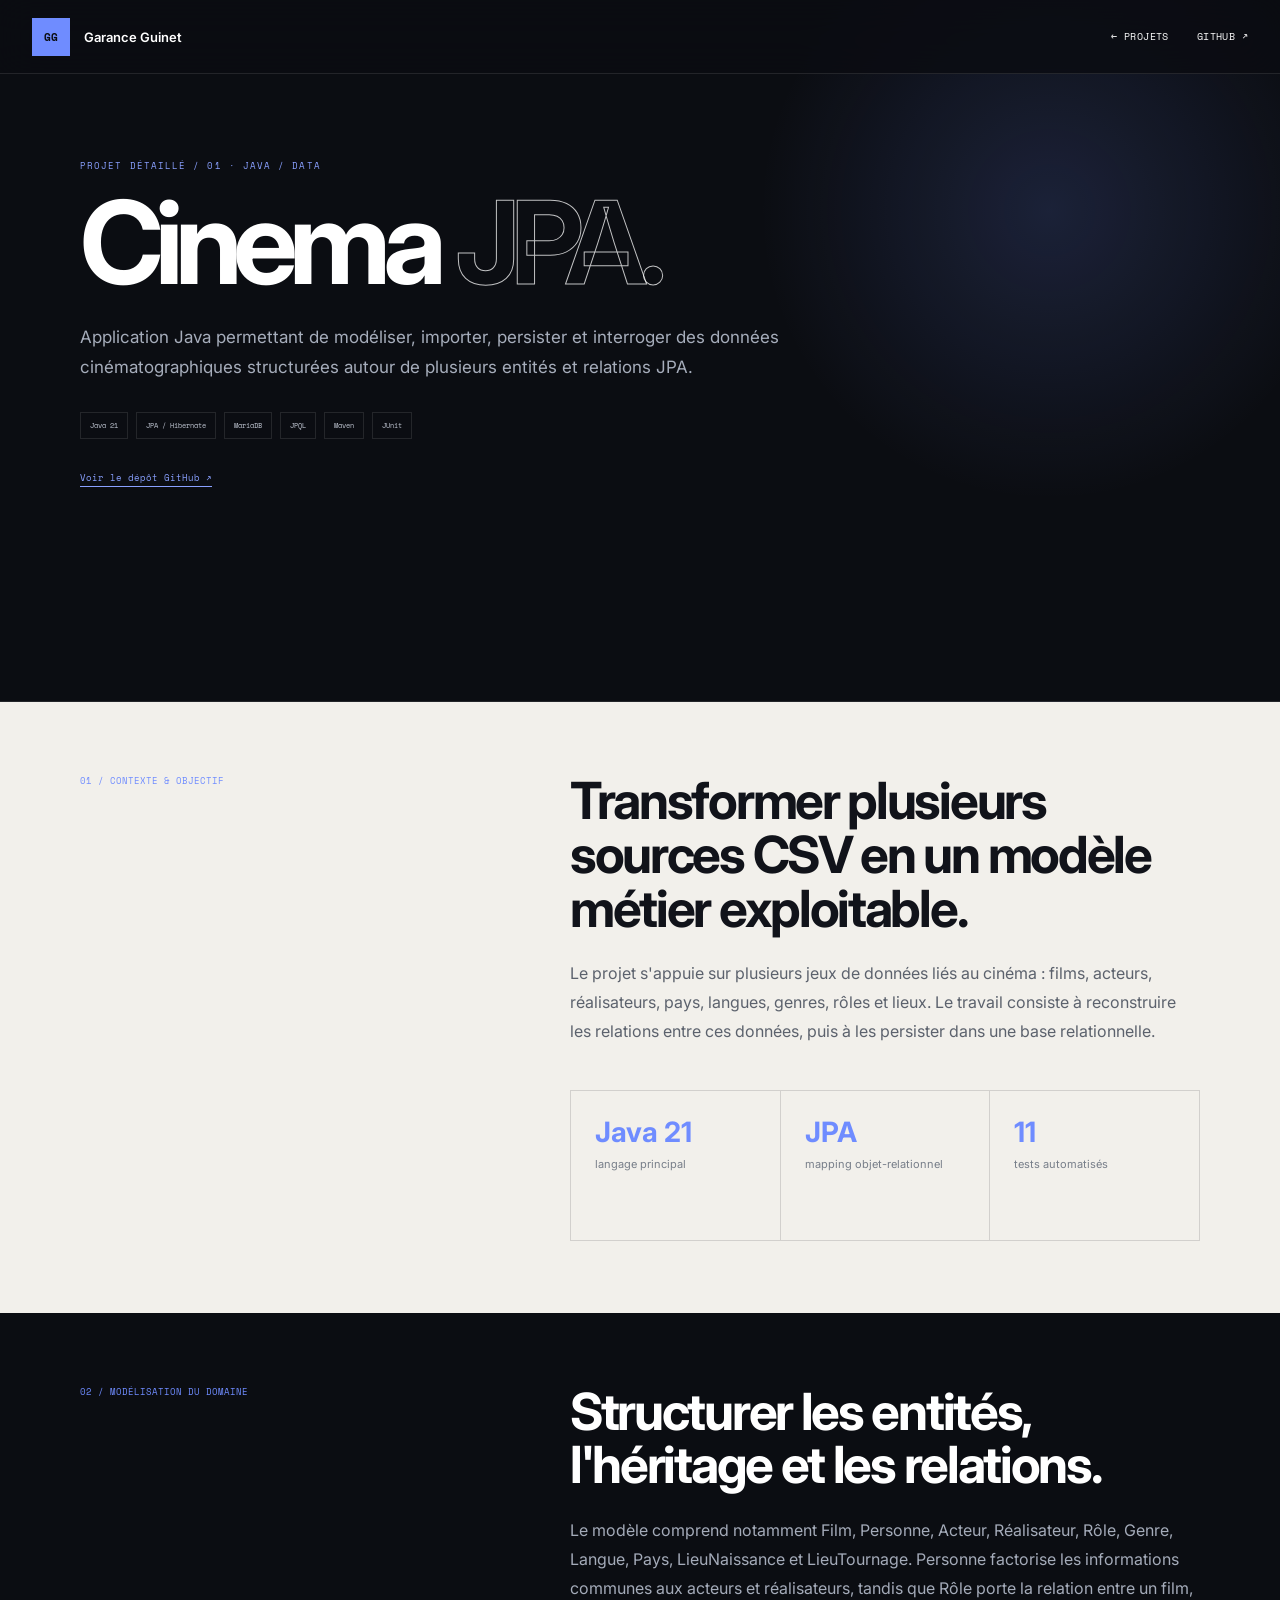
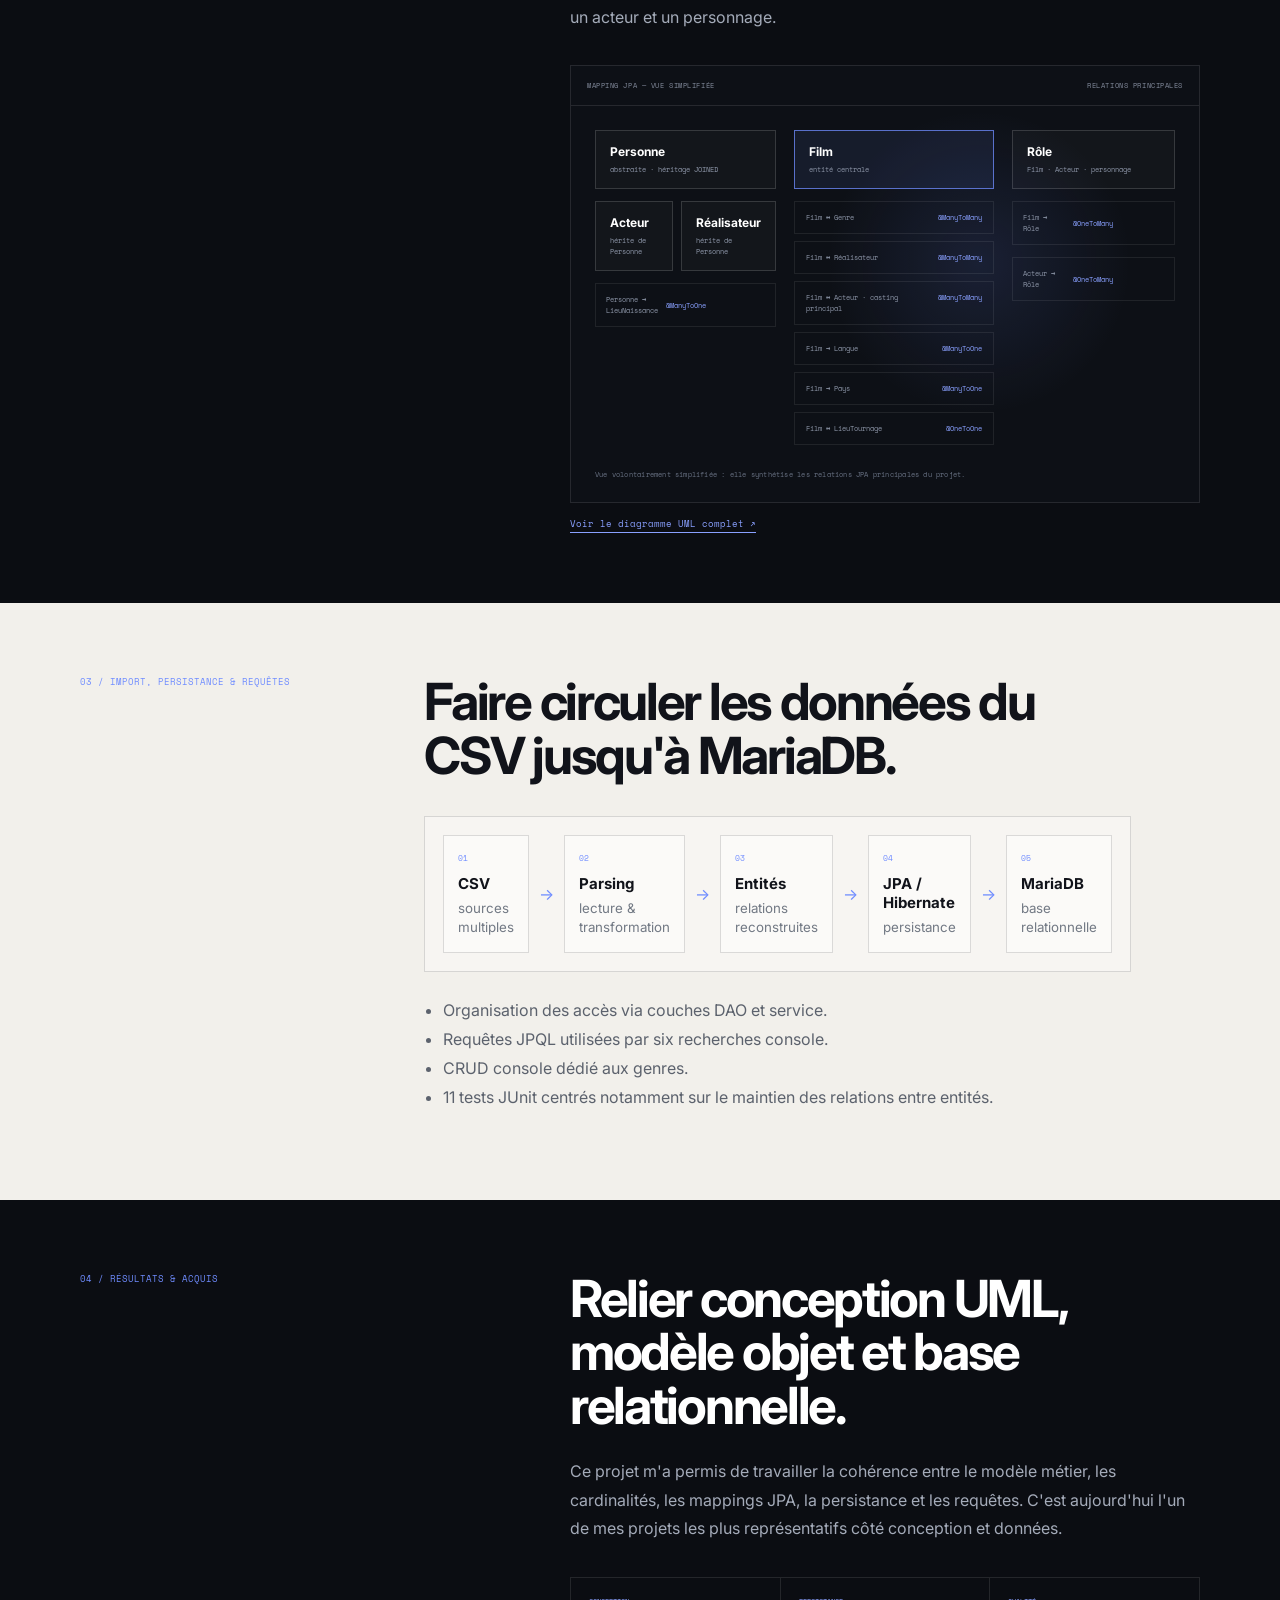
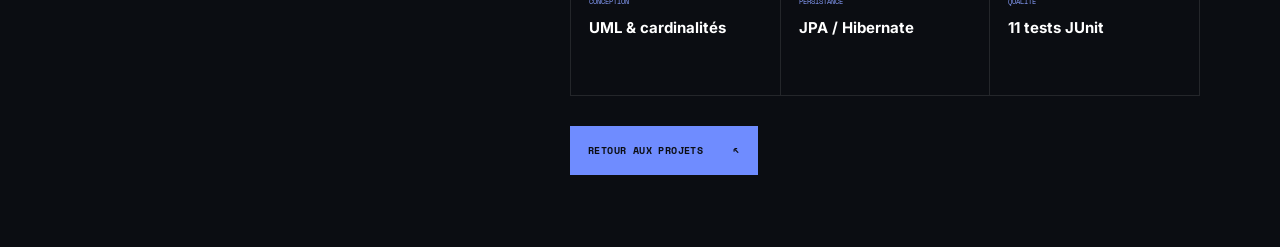
<file: projects/cinema-jpa.html>
<!doctype html>
<html lang="fr">
<head>
  <meta charset="UTF-8">
  <meta name="viewport" content="width=device-width, initial-scale=1.0">
  <meta name="description" content="Projet détaillé Cinema JPA — Garance Guinet. Modélisation UML, JPA/Hibernate, import CSV, MariaDB, JPQL et tests.">
  <title>Cinema JPA — Garance Guinet</title>
  <link rel="preconnect" href="https://fonts.googleapis.com">
  <link rel="preconnect" href="https://fonts.gstatic.com" crossorigin>
  <link href="https://fonts.googleapis.com/css2?family=Inter:wght@400;500;600;700;800&family=Space+Mono:wght@400;700&display=swap" rel="stylesheet">
  <link rel="stylesheet" href="../assets/css/style.css">
  <script src="../assets/js/main.js" defer></script>
</head>
<body class="case-page">
  <div class="scroll-progress" aria-hidden="true"></div>

  <header class="site-header">
    <a class="brand" href="../index.html">
      <span class="brand-mark">GG</span>
      <span class="brand-name">Garance Guinet</span>
    </a>

    <nav class="main-nav">
      <a href="../index.html#projets">← Projets</a>
      <a href="https://github.com/GaranceGuinet/cinema-jpa" target="_blank" rel="noopener noreferrer">GitHub ↗</a>
    </nav>
  </header>

  <main>
    <section class="case-hero">
      <div class="case-shell reveal">
        <p class="case-kicker">Projet détaillé / 01 · Java / Data</p>
        <h1>Cinema <span>JPA.</span></h1>
        <p class="case-intro">
          Application Java permettant de modéliser, importer, persister et interroger
          des données cinématographiques structurées autour de plusieurs entités et relations JPA.
        </p>

        <div class="case-stack">
          <span>Java 21</span>
          <span>JPA / Hibernate</span>
          <span>MariaDB</span>
          <span>JPQL</span>
          <span>Maven</span>
          <span>JUnit</span>
        </div>

        <a class="case-back" href="https://github.com/GaranceGuinet/cinema-jpa" target="_blank" rel="noopener noreferrer">
          Voir le dépôt GitHub ↗
        </a>
      </div>
    </section>

    <section class="case-section case-section-light compact-case">
      <div class="case-shell case-grid">
        <div class="case-side reveal">01 / Contexte & objectif</div>
        <div class="case-body reveal">
          <h2>Transformer plusieurs sources CSV en un modèle métier exploitable.</h2>
          <p>
            Le projet s'appuie sur plusieurs jeux de données liés au cinéma :
            films, acteurs, réalisateurs, pays, langues, genres, rôles et lieux.
            Le travail consiste à reconstruire les relations entre ces données,
            puis à les persister dans une base relationnelle.
          </p>

          <div class="case-metrics">
            <div><strong>Java 21</strong><span>langage principal</span></div>
            <div><strong>JPA</strong><span>mapping objet-relationnel</span></div>
            <div><strong>11</strong><span>tests automatisés</span></div>
          </div>
        </div>
      </div>
    </section>

    <section class="case-section compact-case">
      <div class="case-shell case-grid">
        <div class="case-side reveal">02 / Modélisation du domaine</div>
        <div class="case-body reveal">
          <h2>Structurer les entités, l'héritage et les relations.</h2>
          <p>
            Le modèle comprend notamment Film, Personne, Acteur, Réalisateur,
            Rôle, Genre, Langue, Pays, LieuNaissance et LieuTournage.
            Personne factorise les informations communes aux acteurs et réalisateurs,
            tandis que Rôle porte la relation entre un film, un acteur et un personnage.
          </p>

          <div class="evidence-panel evidence-dark" aria-label="Vue simplifiée et vérifiée du mapping JPA">
            <div class="evidence-header">
              <span>MAPPING JPA — VUE SIMPLIFIÉE</span>
              <span>RELATIONS PRINCIPALES</span>
            </div>

            <div class="verified-model">
              <div class="model-inheritance">
                <div class="verified-node">
                  <strong>Personne</strong>
                  <span>abstraite · héritage JOINED</span>
                </div>

                <div class="inheritance-children">
                  <div class="verified-node">
                    <strong>Acteur</strong>
                    <span>hérite de Personne</span>
                  </div>
                  <div class="verified-node">
                    <strong>Réalisateur</strong>
                    <span>hérite de Personne</span>
                  </div>
                </div>

                <div class="verified-relation">
                  <span>Personne → LieuNaissance</span><b>@ManyToOne</b><span></span>
                </div>
              </div>

              <div class="verified-film">
                <div class="verified-node verified-node-core">
                  <strong>Film</strong>
                  <span>entité centrale</span>
                </div>

                <div class="relation-list">
                  <div><span>Film ↔ Genre</span><b>@ManyToMany</b></div>
                  <div><span>Film ↔ Réalisateur</span><b>@ManyToMany</b></div>
                  <div><span>Film ↔ Acteur · casting principal</span><b>@ManyToMany</b></div>
                  <div><span>Film → Langue</span><b>@ManyToOne</b></div>
                  <div><span>Film → Pays</span><b>@ManyToOne</b></div>
                  <div><span>Film ↔ LieuTournage</span><b>@OneToOne</b></div>
                </div>
              </div>

              <div class="verified-role">
                <div class="verified-node">
                  <strong>Rôle</strong>
                  <span>Film · Acteur · personnage</span>
                </div>
                <div class="verified-relation">
                  <span>Film → Rôle</span><b>@OneToMany</b><span></span>
                </div>
                <div class="verified-relation">
                  <span>Acteur → Rôle</span><b>@OneToMany</b><span></span>
                </div>
              </div>
            </div>

            <p class="evidence-note">
              Vue volontairement simplifiée : elle synthétise les relations JPA principales du projet.
            </p>
          </div>

          <a class="case-back evidence-link" href="https://github.com/GaranceGuinet/cinema-jpa/blob/main/conception/01-diagramme-de-classes.png" target="_blank" rel="noopener noreferrer">
            Voir le diagramme UML complet ↗
          </a>
        </div>
      </div>
    </section>

    <section class="case-section case-section-light compact-case">
      <div class="case-shell case-grid">
        <div class="case-side reveal">03 / Import, persistance & requêtes</div>
        <div class="case-body reveal">
          <h2>Faire circuler les données du CSV jusqu'à MariaDB.</h2>

          <div class="pipeline evidence-panel evidence-light" aria-label="Pipeline de traitement des données">
            <div class="pipeline-step">
              <span>01</span>
              <strong>CSV</strong>
              <small>sources multiples</small>
            </div>
            <b>→</b>
            <div class="pipeline-step">
              <span>02</span>
              <strong>Parsing</strong>
              <small>lecture & transformation</small>
            </div>
            <b>→</b>
            <div class="pipeline-step">
              <span>03</span>
              <strong>Entités</strong>
              <small>relations reconstruites</small>
            </div>
            <b>→</b>
            <div class="pipeline-step">
              <span>04</span>
              <strong>JPA / Hibernate</strong>
              <small>persistance</small>
            </div>
            <b>→</b>
            <div class="pipeline-step">
              <span>05</span>
              <strong>MariaDB</strong>
              <small>base relationnelle</small>
            </div>
          </div>

          <ul class="case-list">
            <li>Organisation des accès via couches DAO et service.</li>
            <li>Requêtes JPQL utilisées par six recherches console.</li>
            <li>CRUD console dédié aux genres.</li>
            <li>11 tests JUnit centrés notamment sur le maintien des relations entre entités.</li>
          </ul>
        </div>
      </div>
    </section>

    <section class="case-section compact-case">
      <div class="case-shell case-grid">
        <div class="case-side reveal">04 / Résultats & acquis</div>
        <div class="case-body reveal">
          <h2>Relier conception UML, modèle objet et base relationnelle.</h2>
          <p>
            Ce projet m'a permis de travailler la cohérence entre le modèle métier,
            les cardinalités, les mappings JPA, la persistance et les requêtes.
            C'est aujourd'hui l'un de mes projets les plus représentatifs côté conception
            et données.
          </p>

          <div class="result-grid">
            <div><span>Conception</span><strong>UML & cardinalités</strong></div>
            <div><span>Persistance</span><strong>JPA / Hibernate</strong></div>
            <div><span>Qualité</span><strong>11 tests JUnit</strong></div>
          </div>

          <a class="btn btn-primary" href="../index.html#projets">Retour aux projets <span>↖</span></a>
        </div>
      </div>
    </section>
  </main>
</body>
</html>
</file>
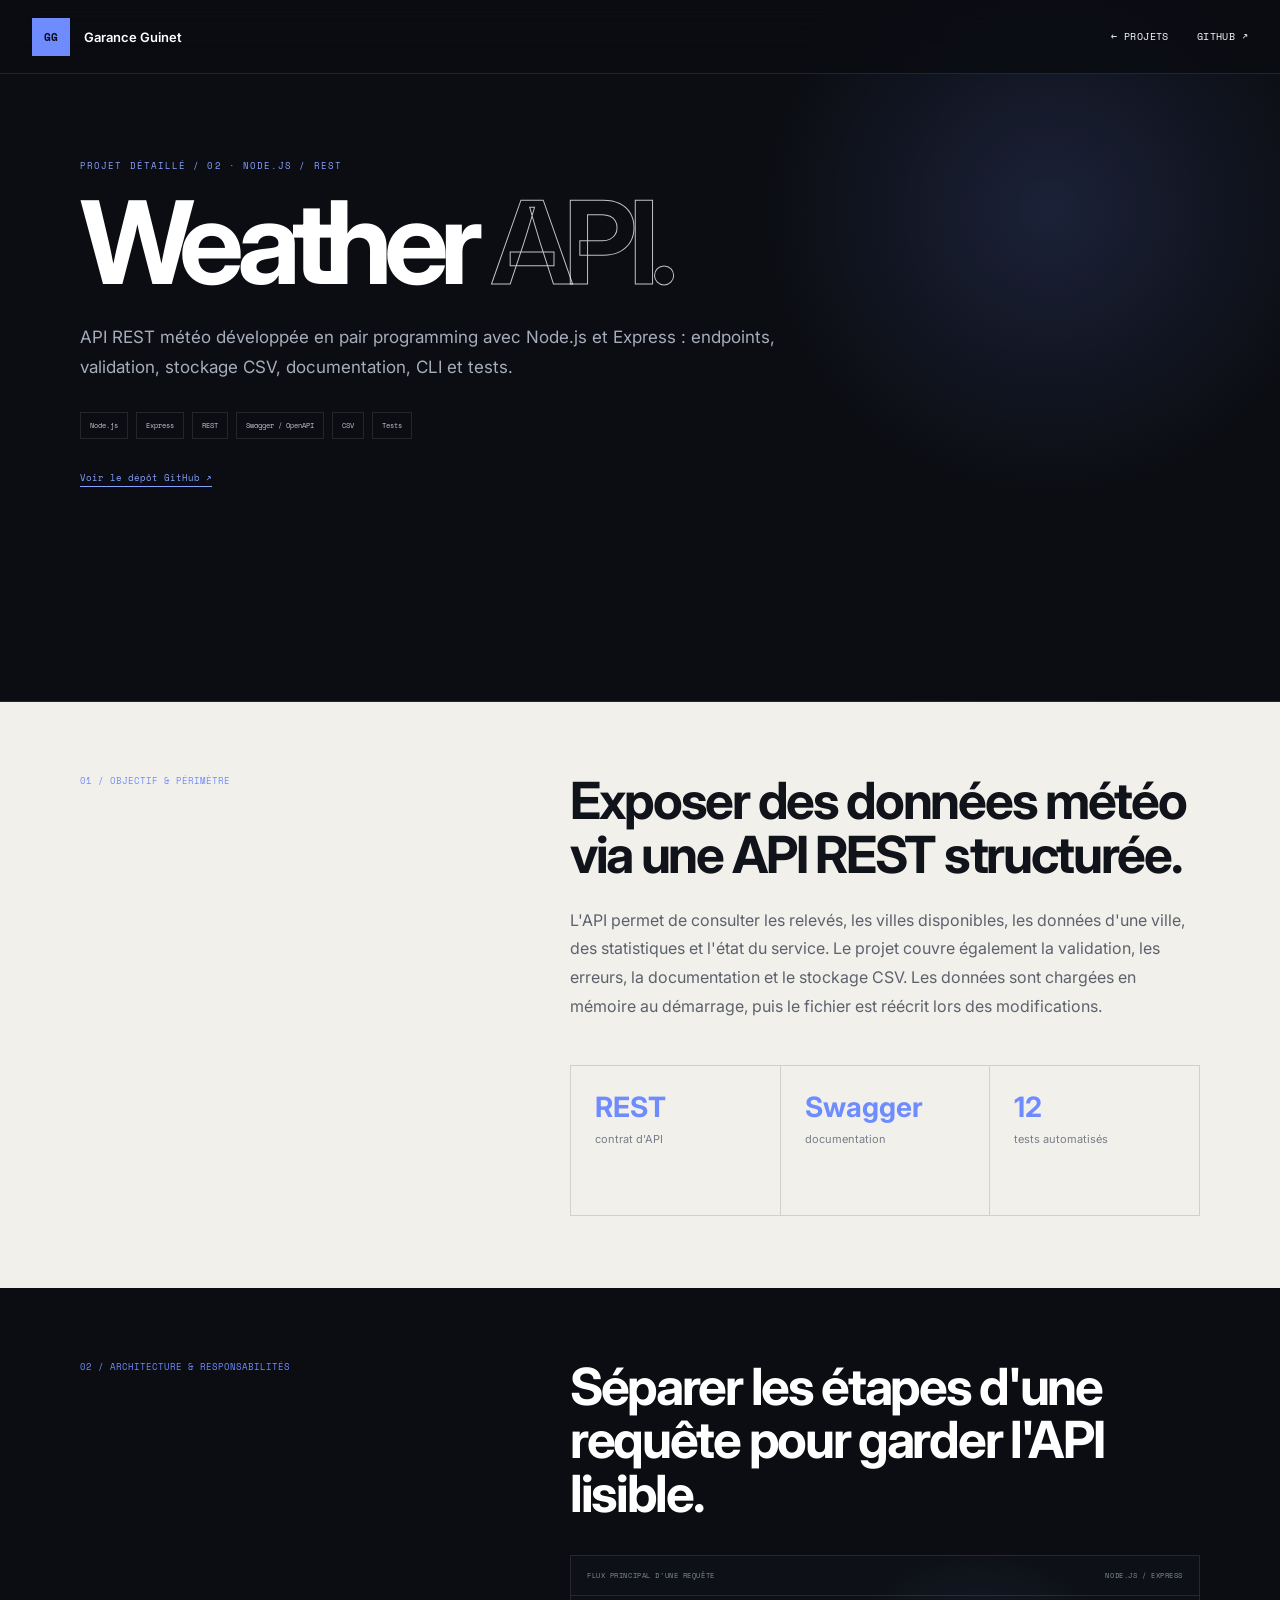
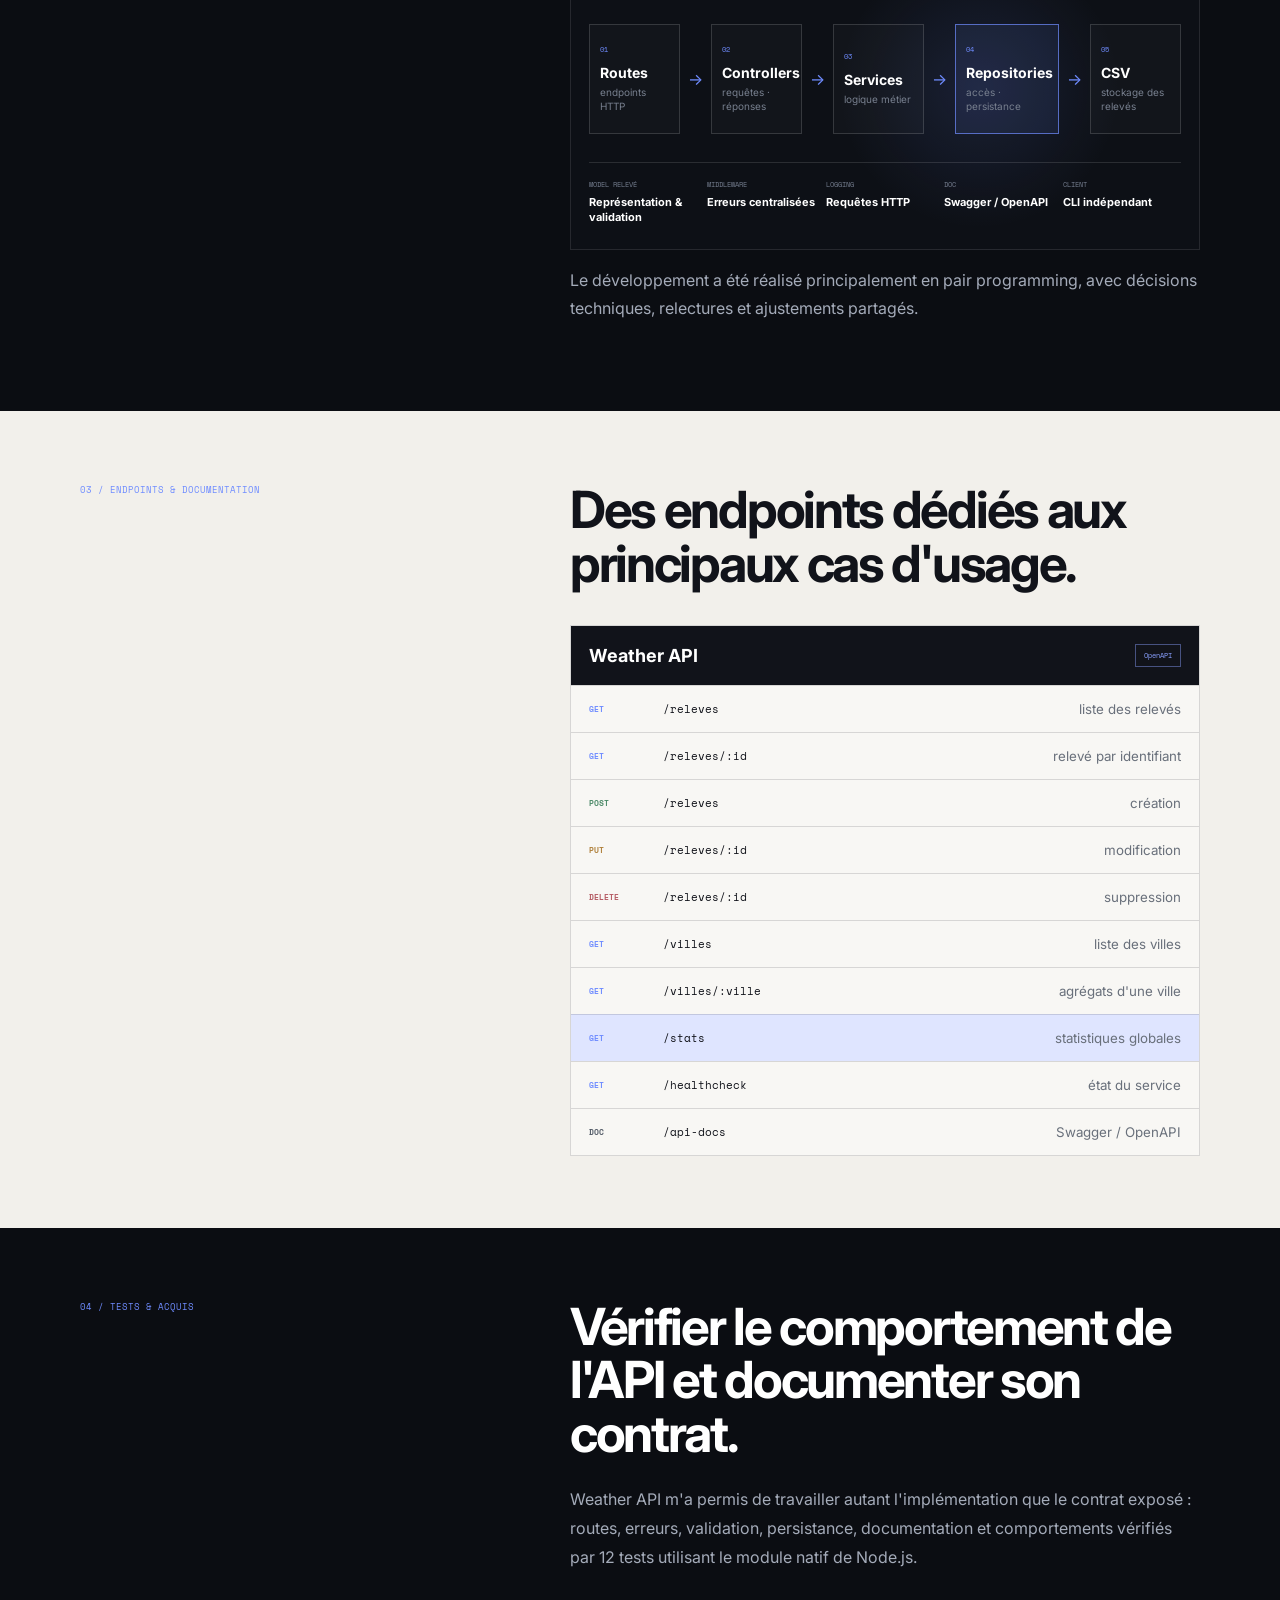
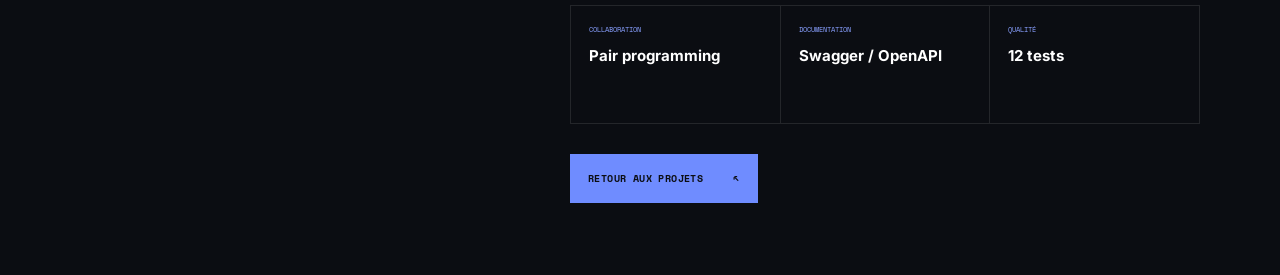
<file: projects/weather-api.html>
<!doctype html>
<html lang="fr">
<head>
  <meta charset="UTF-8">
  <meta name="viewport" content="width=device-width, initial-scale=1.0">
  <meta name="description" content="Projet détaillé Weather API — Garance Guinet. Node.js, Express, API REST, Swagger/OpenAPI, CSV, CLI et tests.">
  <title>Weather API — Garance Guinet</title>
  <link rel="preconnect" href="https://fonts.googleapis.com">
  <link rel="preconnect" href="https://fonts.gstatic.com" crossorigin>
  <link href="https://fonts.googleapis.com/css2?family=Inter:wght@400;500;600;700;800&family=Space+Mono:wght@400;700&display=swap" rel="stylesheet">
  <link rel="stylesheet" href="../assets/css/style.css">
  <script src="../assets/js/main.js" defer></script>
</head>
<body class="case-page">
  <div class="scroll-progress" aria-hidden="true"></div>

  <header class="site-header">
    <a class="brand" href="../index.html">
      <span class="brand-mark">GG</span>
      <span class="brand-name">Garance Guinet</span>
    </a>

    <nav class="main-nav">
      <a href="../index.html#projets">← Projets</a>
      <a href="https://github.com/GaranceGuinet/weather-api" target="_blank" rel="noopener noreferrer">GitHub ↗</a>
    </nav>
  </header>

  <main>
    <section class="case-hero">
      <div class="case-shell reveal">
        <p class="case-kicker">Projet détaillé / 02 · Node.js / REST</p>
        <h1>Weather <span>API.</span></h1>
        <p class="case-intro">
          API REST météo développée en pair programming avec Node.js et Express :
          endpoints, validation, stockage CSV, documentation, CLI et tests.
        </p>

        <div class="case-stack">
          <span>Node.js</span>
          <span>Express</span>
          <span>REST</span>
          <span>Swagger / OpenAPI</span>
          <span>CSV</span>
          <span>Tests</span>
        </div>

        <a class="case-back" href="https://github.com/GaranceGuinet/weather-api" target="_blank" rel="noopener noreferrer">
          Voir le dépôt GitHub ↗
        </a>
      </div>
    </section>

    <section class="case-section case-section-light compact-case">
      <div class="case-shell case-grid">
        <div class="case-side reveal">01 / Objectif & périmètre</div>
        <div class="case-body reveal">
          <h2>Exposer des données météo via une API REST structurée.</h2>
          <p>
            L'API permet de consulter les relevés, les villes disponibles,
            les données d'une ville, des statistiques et l'état du service.
            Le projet couvre également la validation, les erreurs, la documentation
            et le stockage CSV. Les données sont chargées en mémoire au démarrage,
            puis le fichier est réécrit lors des modifications.
          </p>

          <div class="case-metrics">
            <div><strong>REST</strong><span>contrat d'API</span></div>
            <div><strong>Swagger</strong><span>documentation</span></div>
            <div><strong>12</strong><span>tests automatisés</span></div>
          </div>
        </div>
      </div>
    </section>

    <section class="case-section compact-case">
      <div class="case-shell case-grid">
        <div class="case-side reveal">02 / Architecture & responsabilités</div>
        <div class="case-body reveal">
          <h2>Séparer les étapes d'une requête pour garder l'API lisible.</h2>

          <div class="evidence-panel evidence-dark api-architecture" aria-label="Architecture principale de Weather API">
            <div class="evidence-header">
              <span>FLUX PRINCIPAL D’UNE REQUÊTE</span>
              <span>NODE.JS / EXPRESS</span>
            </div>

            <div class="architecture-row verified-weather-architecture">
              <div class="architecture-box">
                <span>01</span><strong>Routes</strong><small>endpoints HTTP</small>
              </div>
              <b>→</b>
              <div class="architecture-box">
                <span>02</span><strong>Controllers</strong><small>requêtes · réponses</small>
              </div>
              <b>→</b>
              <div class="architecture-box">
                <span>03</span><strong>Services</strong><small>logique métier</small>
              </div>
              <b>→</b>
              <div class="architecture-box architecture-box-accent">
                <span>04</span><strong>Repositories</strong><small>accès · persistance</small>
              </div>
              <b>→</b>
              <div class="architecture-box">
                <span>05</span><strong>CSV</strong><small>stockage des relevés</small>
              </div>
            </div>

            <div class="architecture-support architecture-support-five">
              <div><span>MODEL RELEVÉ</span><strong>Représentation & validation</strong></div>
              <div><span>MIDDLEWARE</span><strong>Erreurs centralisées</strong></div>
              <div><span>LOGGING</span><strong>Requêtes HTTP</strong></div>
              <div><span>DOC</span><strong>Swagger / OpenAPI</strong></div>
              <div><span>CLIENT</span><strong>CLI indépendant</strong></div>
            </div>
          </div>

          <p>
            Le développement a été réalisé principalement en pair programming,
            avec décisions techniques, relectures et ajustements partagés.
          </p>
        </div>
      </div>
    </section>

    <section class="case-section case-section-light compact-case">
      <div class="case-shell case-grid">
        <div class="case-side reveal">03 / Endpoints & documentation</div>
        <div class="case-body reveal">
          <h2>Des endpoints dédiés aux principaux cas d'usage.</h2>

          <div class="openapi-panel" aria-label="Résumé vérifié des endpoints de l'API">
            <div class="openapi-title">
              <strong>Weather API</strong>
              <span>OpenAPI</span>
            </div>

            <div class="endpoint-row"><span class="method">GET</span><code>/releves</code><small>liste des relevés</small></div>
            <div class="endpoint-row"><span class="method">GET</span><code>/releves/:id</code><small>relevé par identifiant</small></div>
            <div class="endpoint-row"><span class="method method-post">POST</span><code>/releves</code><small>création</small></div>
            <div class="endpoint-row"><span class="method method-put">PUT</span><code>/releves/:id</code><small>modification</small></div>
            <div class="endpoint-row"><span class="method method-delete">DELETE</span><code>/releves/:id</code><small>suppression</small></div>
            <div class="endpoint-row"><span class="method">GET</span><code>/villes</code><small>liste des villes</small></div>
            <div class="endpoint-row"><span class="method">GET</span><code>/villes/:ville</code><small>agrégats d'une ville</small></div>
            <div class="endpoint-row endpoint-highlight"><span class="method">GET</span><code>/stats</code><small>statistiques globales</small></div>
            <div class="endpoint-row"><span class="method">GET</span><code>/healthcheck</code><small>état du service</small></div>
            <div class="endpoint-row"><span class="method doc-method">DOC</span><code>/api-docs</code><small>Swagger / OpenAPI</small></div>
          </div>
        </div>
      </div>
    </section>

    <section class="case-section compact-case">
      <div class="case-shell case-grid">
        <div class="case-side reveal">04 / Tests & acquis</div>
        <div class="case-body reveal">
          <h2>Vérifier le comportement de l'API et documenter son contrat.</h2>
          <p>
            Weather API m'a permis de travailler autant l'implémentation que
            le contrat exposé : routes, erreurs, validation, persistance,
            documentation et comportements vérifiés par 12 tests utilisant le module natif de Node.js.
          </p>

          <div class="result-grid">
            <div><span>Collaboration</span><strong>Pair programming</strong></div>
            <div><span>Documentation</span><strong>Swagger / OpenAPI</strong></div>
            <div><span>Qualité</span><strong>12 tests</strong></div>
          </div>

          <a class="btn btn-primary" href="../index.html#projets">Retour aux projets <span>↖</span></a>
        </div>
      </div>
    </section>
  </main>
</body>
</html>
</file>
<file: assets/css/style.css>
:root {
  --bg: #0b0d12;
  --bg-soft: #11141b;
  --panel: #161a22;
  --panel-2: #1a1f29;
  --paper: #f2f0eb;
  --paper-2: #e9e6df;
  --ink: #11131a;
  --muted: #747a88;
  --muted-light: #9ba2b2;
  --line-dark: rgba(255, 255, 255, 0.10);
  --line-light: rgba(17, 19, 26, 0.14);
  --blue: #6f8cff;
  --blue-2: #89a0ff;
  --blue-soft: #dfe5ff;
  --white: #ffffff;
  --max: 1280px;
  --radius: 22px;
  --mono: "Space Mono", ui-monospace, SFMono-Regular, Menlo, Consolas, monospace;
  --sans: "Inter", system-ui, -apple-system, BlinkMacSystemFont, "Segoe UI", sans-serif;
}

*,
*::before,
*::after {
  box-sizing: border-box;
}

html {
  scroll-behavior: smooth;
  scroll-padding-top: 88px;
}

body {
  margin: 0;
  color: var(--white);
  background: var(--bg);
  font-family: var(--sans);
  -webkit-font-smoothing: antialiased;
}

body.menu-open {
  overflow: hidden;
}

img {
  display: block;
  max-width: 100%;
}

a {
  color: inherit;
}

button {
  font: inherit;
}

::selection {
  color: white;
  background: var(--blue);
}

.scroll-progress {
  position: fixed;
  z-index: 1000;
  top: 0;
  left: 0;
  width: var(--scroll-progress, 0%);
  height: 2px;
  background: var(--blue);
  pointer-events: none;
}

/* HEADER */

.site-header {
  position: fixed;
  z-index: 100;
  top: 0;
  left: 0;
  display: grid;
  grid-template-columns: 1fr auto;
  align-items: center;
  width: 100%;
  min-height: 74px;
  padding: 0 32px;
  border-bottom: 1px solid var(--line-dark);
  background: rgba(11, 13, 18, 0.84);
  backdrop-filter: blur(18px);
}

.brand {
  display: inline-flex;
  align-items: center;
  gap: 14px;
  width: max-content;
  text-decoration: none;
}

.brand-mark {
  display: grid;
  width: 38px;
  height: 38px;
  place-items: center;
  color: var(--bg);
  background: var(--blue);
  font-family: var(--mono);
  font-size: 11px;
  font-weight: 700;
}

.brand-name {
  font-size: 13px;
  font-weight: 600;
}

.main-nav {
  display: flex;
  align-items: center;
  gap: 28px;
}

.main-nav a {
  position: relative;
  font-family: var(--mono);
  font-size: 10px;
  letter-spacing: .04em;
  text-decoration: none;
  text-transform: uppercase;
}

.main-nav a::after {
  position: absolute;
  right: 0;
  bottom: -8px;
  left: 0;
  height: 1px;
  content: "";
  background: var(--blue);
  transform: scaleX(0);
  transform-origin: right;
  transition: transform .2s ease;
}

.main-nav a:hover::after,
.main-nav a:focus-visible::after {
  transform: scaleX(1);
  transform-origin: left;
}

.menu-toggle {
  display: none;
}

/* LAYOUT */

.section {
  padding: clamp(88px, 10vw, 150px) 0;
}

.section-shell {
  width: min(calc(100% - 48px), var(--max));
  margin-inline: auto;
}

.section-light {
  color: var(--ink);
  background: var(--paper);
}

.section-label {
  margin: 0 0 18px;
  color: var(--blue);
  font-family: var(--mono);
  font-size: 10px;
  font-weight: 700;
  letter-spacing: .13em;
  text-transform: uppercase;
}

.section-label-dark {
  color: var(--blue-2);
}

/* HERO */

.hero {
  position: relative;
  display: grid;
  grid-template-columns: minmax(0, 1.05fr) minmax(420px, .95fr);
  min-height: 100svh;
  overflow: hidden;
  padding: 74px 0 58px;
  background:
    radial-gradient(circle at 70% 28%, rgba(111, 140, 255, .17), transparent 30%),
    linear-gradient(135deg, #090b0f 0%, #0d1016 48%, #111726 100%);
}

.hero::before {
  position: absolute;
  top: 74px;
  right: 0;
  width: 32%;
  height: calc(100% - 74px);
  content: "";
  border-left: 1px solid var(--line-dark);
  background: rgba(111, 140, 255, .035);
}

.hero-grid-line {
  position: absolute;
  z-index: 0;
  background: var(--line-dark);
}

.hero-grid-line-1 {
  top: 74px;
  bottom: 58px;
  left: 7.5%;
  width: 1px;
}

.hero-grid-line-2 {
  top: 63%;
  right: 0;
  left: 0;
  height: 1px;
}

.hero-copy,
.hero-visual {
  position: relative;
  z-index: 2;
}

.hero-copy {
  display: flex;
  flex-direction: column;
  justify-content: center;
  padding: clamp(70px, 9vw, 130px) 6vw 100px 7.5vw;
}

.hero-kicker {
  display: flex;
  align-items: center;
  gap: 10px;
  width: max-content;
  max-width: 100%;
  margin-bottom: 42px;
  color: #c4cada;
  font-family: var(--mono);
  font-size: 10px;
  letter-spacing: .05em;
  text-transform: uppercase;
}

.status-dot {
  width: 7px;
  height: 7px;
  border-radius: 50%;
  background: var(--blue);
  box-shadow: 0 0 0 6px rgba(111, 140, 255, .11);
}

.hero h1 {
  margin: 0;
  font-size: clamp(64px, 8.4vw, 138px);
  font-weight: 800;
  line-height: .78;
  letter-spacing: -.08em;
}

.hero h1 span {
  display: block;
  margin-left: 14%;
  color: transparent;
  -webkit-text-stroke: 1.3px rgba(255, 255, 255, .8);
}

.hero-role {
  margin: 42px 0 0;
  color: var(--blue-2);
  font-size: clamp(20px, 2vw, 31px);
  font-weight: 600;
  letter-spacing: -.03em;
}

.hero-description {
  max-width: 660px;
  margin: 18px 0 0;
  color: #a9b0bf;
  font-size: 16px;
  line-height: 1.7;
}

.hero-actions,
.project-actions {
  display: flex;
  flex-wrap: wrap;
  gap: 12px;
  margin-top: 32px;
}

.btn {
  display: inline-flex;
  min-height: 49px;
  align-items: center;
  justify-content: space-between;
  gap: 30px;
  padding: 0 17px;
  border: 1px solid transparent;
  font-family: var(--mono);
  font-size: 10px;
  font-weight: 700;
  letter-spacing: .04em;
  text-decoration: none;
  text-transform: uppercase;
  transition: transform .18s ease, background .18s ease, color .18s ease;
}

.btn:hover {
  transform: translateY(-2px);
}

.btn-primary {
  color: var(--bg);
  background: var(--blue);
}

.btn-primary:hover {
  background: #8fa4ff;
}

.btn-ghost {
  color: white;
  border-color: rgba(255, 255, 255, .19);
  background: rgba(255, 255, 255, .025);
}

.hero-links {
  display: flex;
  flex-wrap: wrap;
  gap: 20px;
  margin-top: 26px;
}

.hero-links a,
.inline-link,
.secondary-links a {
  color: #d2d7e1;
  font-family: var(--mono);
  font-size: 10px;
  text-underline-offset: 5px;
}

.hero-visual {
  display: flex;
  align-items: center;
  justify-content: center;
  padding: 110px 7vw 105px 3vw;
}

.portrait-panel {
  position: relative;
  z-index: 3;
  width: min(100%, 510px);
  aspect-ratio: .76;
  overflow: hidden;
  border: 1px solid rgba(255, 255, 255, .14);
  background: var(--panel);
  box-shadow: 28px 32px 0 rgba(111, 140, 255, .12);
}

.portrait-panel img {
  width: 100%;
  height: 100%;
  object-fit: cover;
  object-position: 53% 28%;
  filter: saturate(.82) contrast(1.03);
}

.portrait-overlay {
  position: absolute;
  inset: 0;
  background:
    linear-gradient(180deg, transparent 64%, rgba(11, 13, 18, .25)),
    linear-gradient(90deg, rgba(16, 20, 30, .13), transparent 35%);
  pointer-events: none;
}

.hero-meta {
  position: absolute;
  z-index: 5;
  display: flex;
  font-family: var(--mono);
  font-size: 8px;
  letter-spacing: .08em;
  text-transform: uppercase;
}

.hero-meta-top {
  top: 88px;
  right: 28px;
  left: 3vw;
  justify-content: space-between;
  color: #787f8f;
}

.hero-meta-bottom {
  right: 5vw;
  bottom: 76px;
  left: 3vw;
  flex-wrap: wrap;
  gap: 8px;
}

.hero-meta-bottom strong {
  padding: 7px 9px;
  color: #c8cfde;
  border: 1px solid var(--line-dark);
  font-size: 8px;
  font-weight: 400;
}

.hero-corner {
  position: absolute;
  z-index: 1;
  top: 20%;
  right: 5%;
  width: 120px;
  height: 120px;
  border-top: 1px solid var(--blue);
  border-right: 1px solid var(--blue);
  opacity: .45;
}

.stack-strip {
  position: absolute;
  z-index: 4;
  right: 0;
  bottom: 0;
  left: 0;
  display: flex;
  align-items: center;
  justify-content: center;
  gap: 16px;
  min-height: 58px;
  overflow-x: auto;
  padding: 0 24px;
  border-top: 1px solid var(--line-dark);
  background: rgba(11, 13, 18, .78);
  font-family: var(--mono);
  font-size: 8px;
  letter-spacing: .08em;
  white-space: nowrap;
}

.stack-strip i {
  width: 3px;
  height: 3px;
  flex: 0 0 auto;
  border-radius: 50%;
  background: var(--blue);
}

/* PROFILE */

.profile-layout {
  display: grid;
  grid-template-columns: .8fr 1.2fr;
  gap: clamp(60px, 9vw, 130px);
}

.section-heading h2,
.skills-heading h2,
.journey-heading h2,
.contact-copy h2,
.projects-intro h2 {
  margin: 0;
  font-size: clamp(44px, 5.5vw, 78px);
  font-weight: 750;
  line-height: .98;
  letter-spacing: -.055em;
}

.section-heading h2 span,
.skills-heading h2 span,
.journey-heading h2 span,
.contact-copy h2 span,
.projects-intro h2 span {
  color: var(--blue);
}

.profile-copy .lead {
  margin-top: 0;
  color: var(--ink);
  font-size: clamp(20px, 2vw, 28px);
  font-weight: 500;
  line-height: 1.45;
  letter-spacing: -.025em;
}

.profile-copy p:not(.lead) {
  color: #555b66;
  font-size: 15px;
  line-height: 1.8;
}

.profile-facts {
  display: grid;
  grid-template-columns: repeat(3, 1fr);
  margin-top: 40px;
  border-top: 1px solid var(--line-light);
  border-bottom: 1px solid var(--line-light);
}

.profile-facts div {
  padding: 18px 14px 18px 0;
}

.profile-facts div + div {
  padding-left: 18px;
  border-left: 1px solid var(--line-light);
}

.profile-facts span {
  display: block;
  margin-bottom: 7px;
  color: #858b96;
  font-family: var(--mono);
  font-size: 8px;
  text-transform: uppercase;
}

.profile-facts strong {
  font-size: 13px;
}

/* PROJECTS */

.projects-section {
  background: var(--bg);
}

.projects-intro {
  display: grid;
  grid-template-columns: 1fr .45fr;
  gap: 40px;
  align-items: end;
  margin-bottom: 72px;
}

.projects-intro .section-label {
  grid-column: 1 / -1;
}

.projects-intro h2 {
  font-size: clamp(48px, 6.8vw, 96px);
}

.projects-intro > p:last-child {
  max-width: 420px;
  margin: 0 0 8px;
  color: var(--muted-light);
  line-height: 1.7;
}

.project-feature {
  position: relative;
  display: grid;
  grid-template-columns: minmax(0, .84fr) minmax(440px, 1.16fr);
  min-height: 650px;
  margin-bottom: 26px;
  overflow: hidden;
  border: 1px solid var(--line-dark);
  background: var(--bg-soft);
}

.project-feature-weather {
  grid-template-columns: minmax(0, .84fr) minmax(440px, 1.16fr);
}

.project-index {
  position: absolute;
  z-index: 5;
  top: 22px;
  right: 26px;
  color: rgba(255, 255, 255, .12);
  font-family: var(--mono);
  font-size: 58px;
  font-weight: 700;
  line-height: 1;
}

.project-content {
  display: flex;
  flex-direction: column;
  justify-content: center;
  padding: clamp(44px, 6vw, 82px);
}

.project-heading p {
  margin: 0 0 12px;
  color: var(--blue-2);
  font-family: var(--mono);
  font-size: 9px;
  letter-spacing: .1em;
}

.project-heading h3 {
  margin: 0;
  font-size: clamp(48px, 6vw, 84px);
  font-weight: 750;
  line-height: .95;
  letter-spacing: -.06em;
}

.project-summary {
  max-width: 530px;
  margin: 28px 0 0;
  color: #aeb5c3;
  font-size: 15px;
  line-height: 1.75;
}

.project-points {
  display: grid;
  gap: 8px;
  margin: 26px 0 0;
  padding: 0;
  color: #d5d9e1;
  list-style: none;
}

.project-points li {
  position: relative;
  padding-left: 18px;
  font-size: 13px;
  line-height: 1.55;
}

.project-points li::before {
  position: absolute;
  top: .7em;
  left: 0;
  width: 5px;
  height: 5px;
  content: "";
  background: var(--blue);
}

.project-tags {
  display: flex;
  flex-wrap: wrap;
  gap: 7px;
  margin-top: 26px;
}

.project-tags span {
  padding: 7px 8px;
  color: #b9c0cf;
  border: 1px solid var(--line-dark);
  font-family: var(--mono);
  font-size: 7px;
  text-transform: uppercase;
}

.project-actions {
  align-items: center;
}

.project-visual {
  position: relative;
  min-height: 650px;
  overflow: hidden;
  border-left: 1px solid var(--line-dark);
  background:
    radial-gradient(circle at 50% 48%, rgba(111, 140, 255, .19), transparent 30%),
    #0d1016;
}

.model-visual svg {
  position: absolute;
  inset: 10% 6%;
  width: 88%;
  height: 80%;
}

.model-visual path,
.model-visual circle {
  fill: none;
  stroke: rgba(111, 140, 255, .56);
  stroke-width: 1.1;
}

.model-visual circle:first-of-type {
  stroke: rgba(255, 255, 255, .45);
}

.model-node {
  position: absolute;
  z-index: 3;
  display: flex;
  min-width: 118px;
  flex-direction: column;
  gap: 5px;
  padding: 10px;
  border: 1px solid rgba(255, 255, 255, .15);
  background: rgba(12, 15, 21, .92);
  font-family: var(--mono);
}

.model-node b {
  color: white;
  font-size: 9px;
}

.model-node span {
  color: var(--blue-2);
  font-size: 6px;
}

.model-film {
  top: 45%;
  left: 42%;
}

.model-acteur {
  top: 16%;
  right: 8%;
}

.model-role {
  right: 8%;
  bottom: 13%;
}

.model-genre {
  bottom: 13%;
  left: 8%;
}

.visual-caption {
  position: absolute;
  right: 22px;
  bottom: 20px;
  color: #676e7c;
  font-family: var(--mono);
  font-size: 7px;
  letter-spacing: .1em;
}

.api-visual {
  display: flex;
  flex-direction: column;
  justify-content: center;
  gap: 12px;
  padding: clamp(48px, 7vw, 90px);
}

.api-line {
  display: grid;
  grid-template-columns: 60px 1fr 40px;
  align-items: center;
  min-height: 64px;
  padding: 0 16px;
  border: 1px solid var(--line-dark);
  background: rgba(255, 255, 255, .02);
  font-family: var(--mono);
}

.api-line span {
  color: var(--blue-2);
  font-size: 8px;
}

.api-line code {
  color: #d7dbe4;
  font-family: var(--mono);
  font-size: 10px;
}

.api-line i {
  color: #707787;
  font-size: 8px;
  font-style: normal;
  text-align: right;
}

.api-line-active {
  border-color: rgba(111, 140, 255, .68);
  background: rgba(111, 140, 255, .09);
}

.api-flow {
  display: flex;
  flex-wrap: wrap;
  align-items: center;
  justify-content: space-between;
  gap: 8px;
  margin-top: 26px;
  color: #818797;
  font-family: var(--mono);
  font-size: 7px;
}

.api-flow b {
  color: var(--blue);
}

.secondary-projects {
  display: grid;
  grid-template-columns: 1fr 1fr;
  gap: 26px;
  margin-top: 26px;
}

.secondary-project {
  overflow: hidden;
  border: 1px solid var(--line-dark);
  background: var(--bg-soft);
}

.secondary-preview {
  position: relative;
  display: flex;
  min-height: 320px;
  align-items: center;
  justify-content: center;
  overflow: hidden;
  border-bottom: 1px solid var(--line-dark);
}

.projectboost-preview {
  background:
    linear-gradient(135deg, rgba(111, 140, 255, .14), transparent 50%),
    #11151d;
}

.projectboost-preview > div {
  position: absolute;
  top: 24px;
  left: 24px;
  display: flex;
  gap: 7px;
}

.projectboost-preview span {
  padding: 6px 8px;
  color: var(--blue-2);
  border: 1px solid rgba(111, 140, 255, .35);
  font-family: var(--mono);
  font-size: 6px;
}

.projectboost-preview strong {
  font-size: clamp(44px, 6vw, 78px);
  letter-spacing: -.06em;
}

.atelier-preview {
  background: #25150f;
}

.atelier-arch {
  position: absolute;
  top: -50px;
  right: -18px;
  width: 70%;
  height: 130%;
  border: 1px solid rgba(255, 235, 218, .22);
  border-radius: 50% 50% 0 0;
}

.atelier-copy {
  position: relative;
  z-index: 2;
  display: flex;
  flex-direction: column;
  color: #f2ddd0;
}

.atelier-copy span {
  font-family: var(--mono);
  font-size: 8px;
  letter-spacing: .15em;
}

.atelier-copy strong {
  font-size: clamp(44px, 5.5vw, 72px);
  letter-spacing: -.06em;
}

.secondary-copy {
  padding: 28px;
}

.secondary-copy h3 {
  margin: 0;
  font-size: 28px;
}

.secondary-copy > p:not(.section-label) {
  color: #9aa1b0;
  font-size: 13px;
  line-height: 1.7;
}

.secondary-links {
  display: flex;
  gap: 20px;
  margin-top: 20px;
}

/* SKILLS */

.skills-heading {
  margin-bottom: 54px;
}

.skills-grid {
  display: grid;
  grid-template-columns: repeat(4, 1fr);
  border-top: 1px solid var(--line-light);
  border-left: 1px solid var(--line-light);
}

.skill-card {
  position: relative;
  min-height: 390px;
  padding: 30px;
  border-right: 1px solid var(--line-light);
  border-bottom: 1px solid var(--line-light);
}

.skill-number {
  color: var(--blue);
  font-family: var(--mono);
  font-size: 10px;
}

.skill-card p {
  margin: 92px 0 16px;
  color: #828894;
  font-family: var(--mono);
  font-size: 8px;
  letter-spacing: .1em;
  text-transform: uppercase;
}

.skill-card h3 {
  margin: 0;
  font-size: clamp(25px, 2.3vw, 34px);
  line-height: 1.25;
  letter-spacing: -.04em;
}

.skill-card small {
  position: absolute;
  right: 30px;
  bottom: 28px;
  left: 30px;
  color: #777e89;
  font-size: 11px;
  line-height: 1.5;
}

.skill-card-accent {
  color: white;
  background: var(--blue);
}

.skill-card-accent .skill-number,
.skill-card-accent p,
.skill-card-accent small {
  color: rgba(10, 13, 18, .72);
}

/* JOURNEY */

.journey-section {
  color: var(--ink);
  background: var(--paper-2);
}

.journey-layout {
  display: grid;
  grid-template-columns: .75fr 1.25fr;
  gap: clamp(70px, 9vw, 130px);
}

.journey-heading > p:last-child {
  max-width: 420px;
  margin-top: 28px;
  color: #656b76;
  line-height: 1.75;
}

.timeline {
  border-top: 1px solid var(--line-light);
}

.timeline-item {
  display: grid;
  grid-template-columns: 150px 1fr;
  gap: 24px;
  padding: 30px 0;
  border-bottom: 1px solid var(--line-light);
}

.timeline-date {
  color: var(--blue);
  font-family: var(--mono);
  font-size: 9px;
}

.timeline-item p {
  margin: 0 0 7px;
  color: #858b96;
  font-family: var(--mono);
  font-size: 8px;
  text-transform: uppercase;
}

.timeline-item h3 {
  margin: 0 0 8px;
  font-size: 18px;
}

.timeline-item div > span {
  color: #646b77;
  font-size: 12px;
  line-height: 1.55;
}

/* CONTACT */

.contact-section {
  padding: clamp(90px, 11vw, 160px) 0;
  background:
    radial-gradient(circle at 15% 50%, rgba(111, 140, 255, .14), transparent 24%),
    var(--bg);
}

.contact-layout {
  display: grid;
  grid-template-columns: .78fr 1.22fr;
  gap: clamp(60px, 8vw, 110px);
}

.contact-copy > p:last-child {
  margin-top: 24px;
  color: var(--muted-light);
  line-height: 1.7;
}

.contact-actions {
  border-top: 1px solid var(--line-dark);
}

.contact-actions a {
  display: grid;
  grid-template-columns: 120px 1fr 30px;
  gap: 20px;
  align-items: center;
  padding: 22px 0;
  border-bottom: 1px solid var(--line-dark);
  text-decoration: none;
  transition: padding .2s ease, color .2s ease;
}

.contact-actions a:hover {
  padding-left: 10px;
  color: var(--blue-2);
}

.contact-actions span {
  color: #697080;
  font-family: var(--mono);
  font-size: 8px;
  text-transform: uppercase;
}

.contact-actions strong {
  font-size: 15px;
  font-weight: 500;
}

.contact-actions b {
  color: var(--blue);
  font-weight: 400;
  text-align: right;
}

.site-footer {
  display: flex;
  align-items: center;
  justify-content: space-between;
  gap: 20px;
  padding: 24px 32px;
  color: #6d7482;
  border-top: 1px solid var(--line-dark);
  background: var(--bg);
  font-family: var(--mono);
  font-size: 8px;
  text-transform: uppercase;
}

/* CASE STUDIES */

.case-page {
  background: var(--bg);
}

.case-hero {
  position: relative;
  min-height: 78svh;
  padding: 150px 0 100px;
  border-bottom: 1px solid var(--line-dark);
  background:
    radial-gradient(circle at 82% 30%, rgba(111, 140, 255, .16), transparent 25%),
    var(--bg);
}

.case-shell {
  width: min(calc(100% - 48px), 1120px);
  margin-inline: auto;
}

.case-kicker {
  color: var(--blue-2);
  font-family: var(--mono);
  font-size: 9px;
  letter-spacing: .12em;
  text-transform: uppercase;
}

.case-hero h1 {
  max-width: 980px;
  margin: 22px 0 0;
  font-size: clamp(58px, 9vw, 124px);
  line-height: .84;
  letter-spacing: -.075em;
}

.case-hero h1 span {
  color: transparent;
  -webkit-text-stroke: 1px rgba(255, 255, 255, .75);
}

.case-intro {
  max-width: 720px;
  margin-top: 32px;
  color: #a6adbb;
  font-size: 17px;
  line-height: 1.75;
}

.case-stack {
  display: flex;
  flex-wrap: wrap;
  gap: 8px;
  margin-top: 30px;
}

.case-stack span {
  padding: 7px 9px;
  border: 1px solid var(--line-dark);
  color: #bec4d0;
  font-family: var(--mono);
  font-size: 7px;
}

.case-section {
  padding: 90px 0;
}

.case-section-light {
  color: var(--ink);
  background: var(--paper);
}

.case-grid {
  display: grid;
  grid-template-columns: .8fr 1.2fr;
  gap: 70px;
}

.case-side {
  color: var(--blue);
  font-family: var(--mono);
  font-size: 9px;
  text-transform: uppercase;
}

.case-body h2 {
  margin: 0 0 24px;
  font-size: clamp(36px, 4vw, 58px);
  line-height: 1.05;
  letter-spacing: -.045em;
}

.case-body p,
.case-body li {
  color: #5c626d;
  line-height: 1.8;
}

.case-page .case-section:not(.case-section-light) .case-body p,
.case-page .case-section:not(.case-section-light) .case-body li {
  color: #a4abb9;
}

.case-body ul {
  padding-left: 19px;
}

.case-metrics {
  display: grid;
  grid-template-columns: repeat(3, 1fr);
  margin-top: 44px;
  border-top: 1px solid var(--line-light);
  border-left: 1px solid var(--line-light);
}

.case-page .case-section:not(.case-section-light) .case-metrics {
  border-color: var(--line-dark);
}

.case-metrics div {
  min-height: 150px;
  padding: 24px;
  border-right: 1px solid var(--line-light);
  border-bottom: 1px solid var(--line-light);
}

.case-page .case-section:not(.case-section-light) .case-metrics div {
  border-color: var(--line-dark);
}

.case-metrics strong {
  display: block;
  color: var(--blue);
  font-size: 28px;
}

.case-metrics span {
  display: block;
  margin-top: 8px;
  color: #777e89;
  font-size: 11px;
}

.case-back {
  display: inline-block;
  margin-top: 32px;
  color: var(--blue-2);
  font-family: var(--mono);
  font-size: 9px;
  text-underline-offset: 5px;
}

/* REVEAL */

.reveal {
  opacity: 0;
  transform: translateY(22px);
  transition:
    opacity .65s cubic-bezier(.22, 1, .36, 1),
    transform .65s cubic-bezier(.22, 1, .36, 1);
}

.reveal.visible {
  opacity: 1;
  transform: none;
}

/* RESPONSIVE */

@media (max-width: 1040px) {
  .hero {
    grid-template-columns: 1fr;
    min-height: auto;
  }

  .hero::before {
    display: none;
  }

  .hero-copy {
    min-height: 720px;
  }

  .hero-visual {
    min-height: 720px;
    border-top: 1px solid var(--line-dark);
  }

  .portrait-panel {
    width: min(70%, 520px);
  }

  .profile-layout,
  .journey-layout,
  .contact-layout,
  .case-grid {
    grid-template-columns: 1fr;
  }

  .projects-intro {
    grid-template-columns: 1fr;
  }

  .project-feature,
  .project-feature-weather {
    grid-template-columns: 1fr;
  }

  .project-visual {
    min-height: 560px;
    border-top: 1px solid var(--line-dark);
    border-left: 0;
  }

  .skills-grid {
    grid-template-columns: 1fr 1fr;
  }
}

@media (max-width: 760px) {
  .site-header {
    padding-inline: 18px;
  }

  .brand-name {
    display: none;
  }

  .menu-toggle {
    display: block;
    color: white;
    border: 1px solid var(--line-dark);
    background: transparent;
    padding: 8px 10px;
    font-family: var(--mono);
    font-size: 9px;
    text-transform: uppercase;
  }

  .main-nav {
    position: fixed;
    top: 74px;
    right: 0;
    left: 0;
    display: none;
    flex-direction: column;
    align-items: stretch;
    gap: 0;
    padding: 16px 18px 26px;
    border-bottom: 1px solid var(--line-dark);
    background: rgba(11, 13, 18, .98);
  }

  .main-nav.open {
    display: flex;
  }

  .main-nav a {
    padding: 14px 0;
    border-bottom: 1px solid var(--line-dark);
  }

  .section-shell,
  .case-shell {
    width: min(calc(100% - 28px), var(--max));
  }

  .hero-copy {
    min-height: 660px;
    padding: 120px 20px 90px;
  }

  .hero h1 {
    font-size: clamp(58px, 21vw, 96px);
  }

  .hero h1 span {
    margin-left: 0;
  }

  .hero-visual {
    min-height: 600px;
    padding: 80px 20px 100px;
  }

  .portrait-panel {
    width: min(90%, 420px);
  }

  .hero-meta-bottom {
    right: 20px;
    left: 20px;
  }

  .hero-meta-top {
    right: 18px;
    left: 18px;
  }

  .stack-strip {
    justify-content: flex-start;
  }

  .profile-facts {
    grid-template-columns: 1fr;
  }

  .profile-facts div + div {
    padding-left: 0;
    border-top: 1px solid var(--line-light);
    border-left: 0;
  }

  .project-content {
    padding: 44px 22px;
  }

  .project-visual {
    min-height: 440px;
  }

  .model-node {
    min-width: 90px;
  }

  .model-film {
    left: 37%;
  }

  .secondary-projects,
  .skills-grid {
    grid-template-columns: 1fr;
  }

  .skill-card {
    min-height: 320px;
  }

  .timeline-item {
    grid-template-columns: 1fr;
  }

  .contact-actions a {
    grid-template-columns: 72px 1fr 20px;
  }

  .site-footer {
    flex-direction: column;
    align-items: flex-start;
    padding-inline: 18px;
  }

  .case-hero {
    padding-top: 125px;
  }

  .case-hero h1 {
    font-size: clamp(52px, 17vw, 84px);
  }

  .case-metrics {
    grid-template-columns: 1fr;
  }
}

@media (prefers-reduced-motion: reduce) {
  html {
    scroll-behavior: auto;
  }

  *,
  *::before,
  *::after {
    animation-duration: .01ms !important;
    transition-duration: .01ms !important;
  }

  .reveal {
    opacity: 1;
    transform: none;
  }
}


/* =========================
   V2 — evidence & rhythm
========================= */

.hero h1 {
  font-size: clamp(60px, 7.5vw, 124px);
}

.hero-role {
  margin-top: 34px;
}

.real-preview {
  padding: 0;
  background: #0d1016;
}

.real-preview img {
  width: 100%;
  height: 100%;
  min-height: 320px;
  object-fit: cover;
  object-position: center top;
  filter: saturate(.9) contrast(1.02);
  transition: transform .45s ease, filter .45s ease;
}

.secondary-project:hover .real-preview img {
  transform: scale(1.018);
  filter: saturate(1);
}

.journey-section {
  padding-top: clamp(76px, 8vw, 110px);
  padding-bottom: clamp(76px, 8vw, 110px);
}

.compact-case {
  padding-top: 72px;
  padding-bottom: 72px;
}

.evidence-panel {
  margin-top: 34px;
  border: 1px solid var(--line-dark);
}

.evidence-dark {
  color: white;
  background:
    radial-gradient(circle at 65% 45%, rgba(111, 140, 255, .13), transparent 32%),
    #0d1016;
}

.evidence-light {
  color: var(--ink);
  border-color: var(--line-light);
  background: rgba(255,255,255,.34);
}

.evidence-header {
  display: flex;
  justify-content: space-between;
  gap: 20px;
  padding: 14px 16px;
  border-bottom: 1px solid var(--line-dark);
  color: #81899a;
  font-family: var(--mono);
  font-size: 7px;
  letter-spacing: .08em;
}

.domain-map {
  display: block;
  width: 100%;
  min-height: 390px;
  padding: 18px;
}

.domain-lines line {
  stroke: rgba(111, 140, 255, .52);
  stroke-width: 1.4;
}

.domain-arrow {
  fill: var(--blue);
}

.domain-box rect {
  fill: rgba(15, 18, 25, .94);
  stroke: rgba(255,255,255,.18);
}

.domain-box text {
  fill: white;
  font-family: var(--mono);
  font-size: 14px;
  font-weight: 700;
}

.domain-box text.small {
  fill: var(--blue-2);
  font-size: 9px;
  font-weight: 400;
}

.domain-core rect {
  stroke: rgba(111, 140, 255, .85);
  fill: rgba(111, 140, 255, .08);
}

.relation-label {
  fill: #717988;
  font-family: var(--mono);
  font-size: 9px;
}

.pipeline {
  display: grid;
  grid-template-columns: 1fr auto 1fr auto 1fr auto 1.2fr auto 1fr;
  align-items: stretch;
  gap: 10px;
  padding: 18px;
}

.pipeline > b {
  align-self: center;
  color: var(--blue);
  font-weight: 400;
}

.pipeline-step {
  display: flex;
  min-height: 118px;
  flex-direction: column;
  justify-content: center;
  padding: 14px;
  border: 1px solid var(--line-light);
  background: rgba(255,255,255,.42);
}

.pipeline-step span {
  color: var(--blue);
  font-family: var(--mono);
  font-size: 8px;
}

.pipeline-step strong {
  margin-top: 10px;
  font-size: 15px;
}

.pipeline-step small {
  margin-top: 6px;
  color: #727984;
  line-height: 1.4;
}

.case-list {
  margin-top: 24px;
}

.result-grid {
  display: grid;
  grid-template-columns: repeat(3, 1fr);
  margin: 34px 0 30px;
  border-top: 1px solid var(--line-dark);
  border-left: 1px solid var(--line-dark);
}

.case-section-light .result-grid {
  border-color: var(--line-light);
}

.result-grid div {
  min-height: 118px;
  padding: 18px;
  border-right: 1px solid var(--line-dark);
  border-bottom: 1px solid var(--line-dark);
}

.case-section-light .result-grid div {
  border-color: var(--line-light);
}

.result-grid span {
  display: block;
  margin-bottom: 10px;
  color: var(--blue-2);
  font-family: var(--mono);
  font-size: 7px;
  text-transform: uppercase;
}

.result-grid strong {
  font-size: 15px;
}

.api-architecture {
  padding-bottom: 18px;
}

.architecture-row {
  display: grid;
  grid-template-columns: repeat(11, auto);
  align-items: center;
  justify-content: space-between;
  gap: 8px;
  padding: 28px 18px 18px;
}

.architecture-row > b {
  color: var(--blue);
  font-weight: 400;
}

.architecture-box {
  display: flex;
  min-width: 105px;
  min-height: 110px;
  flex-direction: column;
  justify-content: center;
  padding: 12px;
  border: 1px solid rgba(255,255,255,.15);
  background: rgba(255,255,255,.02);
}

.architecture-box span {
  color: var(--blue);
  font-family: var(--mono);
  font-size: 7px;
}

.architecture-box strong {
  margin-top: 9px;
  font-size: 14px;
}

.architecture-box small {
  margin-top: 5px;
  color: #777f8e;
}

.architecture-box-accent {
  border-color: rgba(111,140,255,.7);
  background: rgba(111,140,255,.09);
}

.architecture-support {
  display: grid;
  grid-template-columns: repeat(3, 1fr);
  margin: 10px 18px 0;
  border-top: 1px solid rgba(255,255,255,.12);
}

.architecture-support div {
  padding: 16px 10px 6px 0;
}

.architecture-support span {
  display: block;
  color: #727b8c;
  font-family: var(--mono);
  font-size: 7px;
}

.architecture-support strong {
  display: block;
  margin-top: 5px;
  font-size: 12px;
}

.openapi-panel {
  margin-top: 34px;
  overflow: hidden;
  border: 1px solid var(--line-light);
  background: rgba(255,255,255,.45);
}

.openapi-title {
  display: flex;
  justify-content: space-between;
  align-items: center;
  padding: 18px;
  color: white;
  background: var(--ink);
}

.openapi-title strong {
  font-size: 18px;
}

.openapi-title span {
  padding: 5px 8px;
  color: var(--blue-2);
  border: 1px solid rgba(137,160,255,.45);
  font-family: var(--mono);
  font-size: 7px;
}

.endpoint-row {
  display: grid;
  grid-template-columns: 60px 1fr 1fr;
  gap: 14px;
  align-items: center;
  padding: 15px 18px;
  border-top: 1px solid var(--line-light);
}

.endpoint-row:first-of-type {
  border-top: 0;
}

.endpoint-row .method {
  color: var(--blue);
  font-family: var(--mono);
  font-size: 8px;
  font-weight: 700;
}

.endpoint-row code {
  color: var(--ink);
  font-family: var(--mono);
  font-size: 11px;
}

.endpoint-row small {
  color: #69707b;
  text-align: right;
}

.endpoint-highlight {
  background: var(--blue-soft);
}

.endpoint-row .doc-method {
  color: #535b67;
}

@media (max-width: 900px) {
  .pipeline {
    grid-template-columns: 1fr;
  }

  .pipeline > b {
    justify-self: center;
    transform: rotate(90deg);
  }

  .architecture-row {
    grid-template-columns: 1fr;
  }

  .architecture-row > b {
    justify-self: center;
    transform: rotate(90deg);
  }

  .architecture-box {
    min-width: 0;
  }

  .domain-map {
    min-height: 320px;
  }
}

@media (max-width: 680px) {
  .result-grid,
  .architecture-support {
    grid-template-columns: 1fr;
  }

  .endpoint-row {
    grid-template-columns: 50px 1fr;
  }

  .endpoint-row small {
    grid-column: 2;
    text-align: left;
  }
}


/* =========================
   VERIFIED PASS — recruitment safety
========================= */

/* Reserve a clear bottom area for the secondary skill line. */
.skill-card h3 {
  padding-bottom: 54px;
}

.api-preview-label {
  margin-bottom: 4px;
  color: #6f7786;
  font-family: var(--mono);
  font-size: 7px;
  letter-spacing: .11em;
  text-transform: uppercase;
}

.journey-other {
  grid-column: 2;
  margin: 24px 0 0;
  color: #646b77;
  font-size: 11px;
  line-height: 1.65;
}

.journey-other span {
  display: block;
  margin-bottom: 7px;
  color: var(--blue);
  font-family: var(--mono);
  font-size: 8px;
  letter-spacing: .08em;
  text-transform: uppercase;
}

.verified-model {
  display: grid;
  grid-template-columns: 1fr 1.1fr .9fr;
  gap: 18px;
  padding: 24px;
}

.model-inheritance,
.verified-film,
.verified-role {
  display: flex;
  flex-direction: column;
  gap: 12px;
}

.verified-node {
  padding: 13px 14px;
  border: 1px solid rgba(255,255,255,.15);
  background: rgba(255,255,255,.025);
}

.verified-node-core {
  border-color: rgba(111,140,255,.75);
  background: rgba(111,140,255,.09);
}

.verified-node strong {
  display: block;
  font-size: 12px;
}

.verified-node span,
.verified-relation,
.relation-list div {
  color: #8d96a8;
  font-family: var(--mono);
  font-size: 7px;
}

.verified-node span {
  display: block;
  margin-top: 5px;
}

.inheritance-children {
  display: grid;
  grid-template-columns: 1fr 1fr;
  gap: 8px;
}

.verified-relation {
  display: grid;
  grid-template-columns: 1fr auto 1fr;
  gap: 7px;
  align-items: center;
  padding: 10px;
  border: 1px solid rgba(255,255,255,.08);
}

.verified-relation b,
.relation-list b {
  color: var(--blue-2);
  font-weight: 400;
}

.relation-list {
  display: grid;
  gap: 7px;
}

.relation-list div {
  display: flex;
  justify-content: space-between;
  gap: 12px;
  padding: 10px 11px;
  border: 1px solid rgba(255,255,255,.08);
}

.evidence-note {
  margin: 0;
  padding: 0 24px 20px;
  color: #697284 !important;
  font-family: var(--mono);
  font-size: 7px !important;
  letter-spacing: .03em;
}

.verified-weather-architecture {
  grid-template-columns: 1fr auto 1fr auto 1fr auto 1.15fr auto 1fr;
}

.verified-weather-architecture .architecture-box {
  min-width: 0;
}

.architecture-support {
  grid-template-columns: repeat(4, 1fr);
}

.method-post {
  color: #4c8a68 !important;
}

.method-put {
  color: #b0813c !important;
}

.method-delete {
  color: #b55b63 !important;
}

@media (max-width: 1040px) {
  .journey-other {
    grid-column: 1;
  }

  .verified-model {
    grid-template-columns: 1fr;
  }

  .verified-weather-architecture {
    grid-template-columns: 1fr;
  }

  .verified-weather-architecture > b {
    justify-self: center;
    transform: rotate(90deg);
  }

  .architecture-support {
    grid-template-columns: 1fr 1fr;
  }
}

@media (max-width: 680px) {
  .architecture-support,
  .inheritance-children {
    grid-template-columns: 1fr;
  }
}


/* =========================
   V3 — readability & accuracy
========================= */

/* Hero: the portrait supports the introduction instead of dominating it. */
.hero {
  grid-template-columns: minmax(0, 1.15fr) minmax(360px, .85fr);
}

.hero-visual {
  padding-right: 5vw;
  padding-left: 2vw;
}

.portrait-panel {
  width: min(82%, 430px);
  aspect-ratio: .79;
}

.hero-meta-bottom {
  right: 3vw;
  left: 2vw;
  max-width: 560px;
}

.hero-meta-bottom strong {
  padding: 6px 8px;
  font-size: 7px;
}

.stack-strip {
  row-gap: 8px;
}

.api-model-note {
  margin-top: 10px;
  color: #6f7786;
  font-family: var(--mono);
  font-size: 7px;
  letter-spacing: .08em;
}

/* Exhaustive skills stay readable despite longer labels. */
.skill-card h3 {
  font-size: clamp(22px, 2vw, 31px);
  line-height: 1.22;
}

.skill-card small {
  font-size: 10px;
}

/* Evidence link under the simplified JPA mapping. */
.evidence-link {
  display: inline-block;
  margin-top: 14px;
}

/* Weather: keep long French words inside narrow architecture boxes. */
.architecture-box small,
.architecture-support strong {
  overflow-wrap: anywhere;
  word-break: normal;
}

.verified-weather-architecture {
  grid-template-columns: 1fr auto 1fr auto 1fr auto 1.15fr auto 1fr;
}

.architecture-box {
  min-width: 0;
  padding-inline: 10px;
}

.architecture-box small {
  font-size: 10px;
  line-height: 1.35;
}

.architecture-support-five {
  grid-template-columns: repeat(5, minmax(0, 1fr));
}

.architecture-support-five strong {
  font-size: 11px;
  line-height: 1.35;
}

@media (max-width: 1180px) {
  .architecture-support-five {
    grid-template-columns: repeat(3, minmax(0, 1fr));
  }
}

@media (max-width: 1040px) {
  .portrait-panel {
    width: min(62%, 430px);
  }

  .architecture-support-five {
    grid-template-columns: 1fr 1fr;
  }
}

@media (max-width: 760px) {
  .portrait-panel {
    width: min(82%, 380px);
  }

  .architecture-support-five {
    grid-template-columns: 1fr;
  }
}


/* Preserve the original responsive layout after V3 desktop overrides. */
@media (max-width: 1040px) {
  .hero {
    grid-template-columns: 1fr;
  }

  .verified-weather-architecture {
    grid-template-columns: 1fr;
  }
}

@media (max-width: 760px) {
  .hero-visual {
    padding: 80px 20px 100px;
  }

  .hero-meta-bottom {
    right: 20px;
    left: 20px;
  }
}


/* =========================
   V4 — simplified hero & smaller portrait
========================= */

/* The detailed skills section is the single source of truth; decorative skill strips were removed from the hero. */
.hero {
  padding-bottom: 74px;
}

.portrait-panel {
  width: min(68%, 350px);
  aspect-ratio: .79;
}

@media (max-width: 1040px) {
  .portrait-panel {
    width: min(52%, 340px);
  }
}

@media (max-width: 760px) {
  .portrait-panel {
    width: min(76%, 320px);
  }
}
</file>
